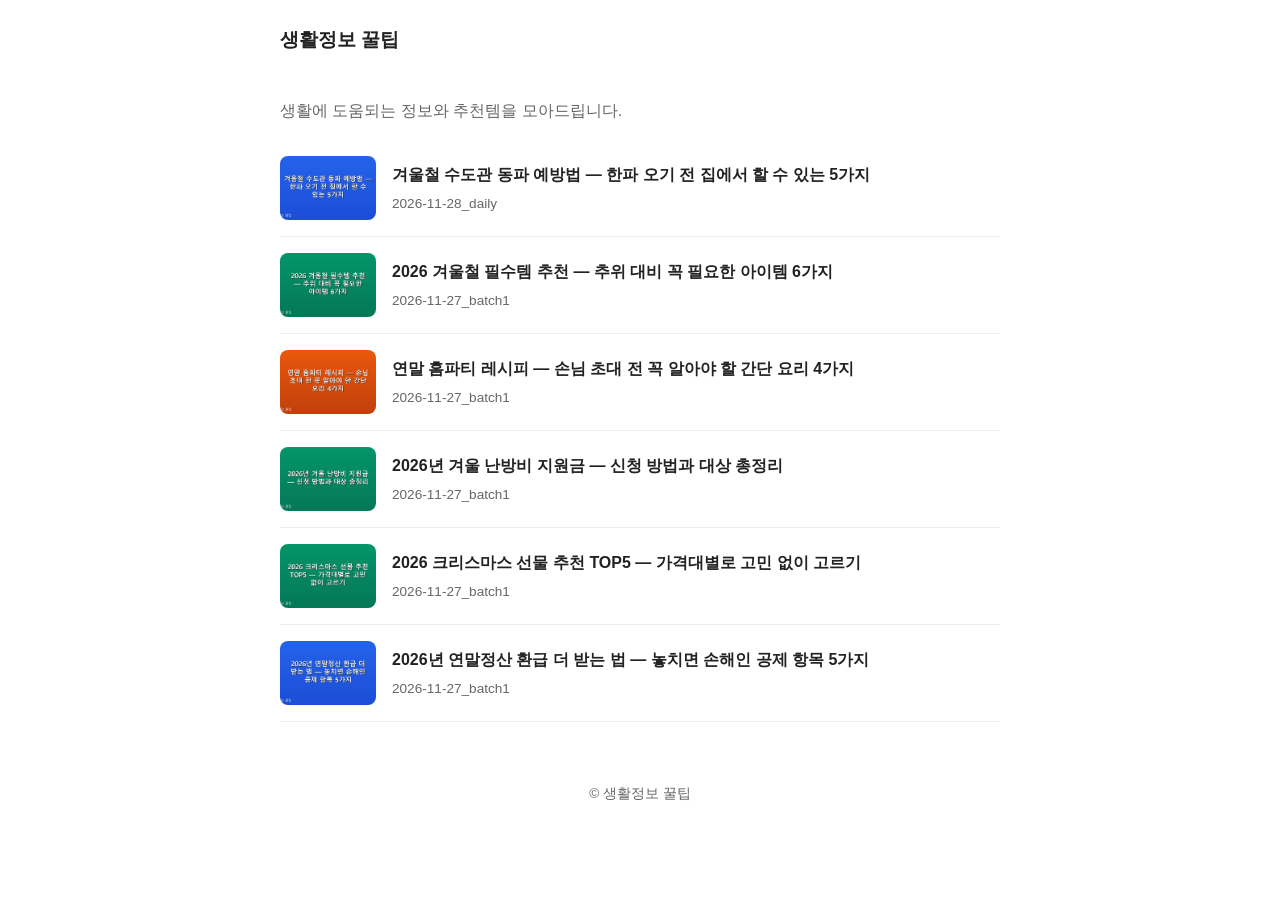
<file: index.html>
<!DOCTYPE html>
<html lang="ko">
<head>
<meta charset="UTF-8">
<meta name="viewport" content="width=device-width, initial-scale=1.0">
<title>생활정보 꿀팁</title>
<meta name="description" content="생활에 도움되는 정보와 추천템을 모아드립니다.">
<meta name="google-site-verification" content="Yy1UbbQQu4Oav9rL7LByselcH0V3KHstxtRUDphT8Bc" />
<link rel="stylesheet" href="style.css">
</head>
<body>
<header class="site-header"><a href="index.html">생활정보 꿀팁</a></header>
<main>
<p class="lead">생활에 도움되는 정보와 추천템을 모아드립니다.</p>
<ul class="post-list">
<li><img class="thumb" src="images/2026-11-28-daily-겨울철-수도관-동파-예방법.jpg" alt=""><div><a href="posts/2026-11-28-daily-겨울철-수도관-동파-예방법.html">겨울철 수도관 동파 예방법 — 한파 오기 전 집에서 할 수 있는 5가지</a><div class="meta">2026-11-28_daily</div></div></li>
<li><img class="thumb" src="images/2026-11-27-batch1-겨울철-필수템-추천.jpg" alt=""><div><a href="posts/2026-11-27-batch1-겨울철-필수템-추천.html">2026 겨울철 필수템 추천 — 추위 대비 꼭 필요한 아이템 6가지</a><div class="meta">2026-11-27_batch1</div></div></li>
<li><img class="thumb" src="images/2026-11-27-batch1-연말모임-홈파티-레시피.jpg" alt=""><div><a href="posts/2026-11-27-batch1-연말모임-홈파티-레시피.html">연말 홈파티 레시피 — 손님 초대 전 꼭 알아야 할 간단 요리 4가지</a><div class="meta">2026-11-27_batch1</div></div></li>
<li><img class="thumb" src="images/2026-11-27-batch1-겨울-난방비-정부지원금.jpg" alt=""><div><a href="posts/2026-11-27-batch1-겨울-난방비-정부지원금.html">2026년 겨울 난방비 지원금 — 신청 방법과 대상 총정리</a><div class="meta">2026-11-27_batch1</div></div></li>
<li><img class="thumb" src="images/2026-11-27-batch1-크리스마스-선물-추천-TOP5.jpg" alt=""><div><a href="posts/2026-11-27-batch1-크리스마스-선물-추천-TOP5.html">2026 크리스마스 선물 추천 TOP5 — 가격대별로 고민 없이 고르기</a><div class="meta">2026-11-27_batch1</div></div></li>
<li><img class="thumb" src="images/2026-11-27-batch1-연말정산-환급-꿀팁.jpg" alt=""><div><a href="posts/2026-11-27-batch1-연말정산-환급-꿀팁.html">2026년 연말정산 환급 더 받는 법 — 놓치면 손해인 공제 항목 5가지</a><div class="meta">2026-11-27_batch1</div></div></li>
</ul>
</main>
<footer>&copy; 생활정보 꿀팁</footer>
</body>
</html>
</file>
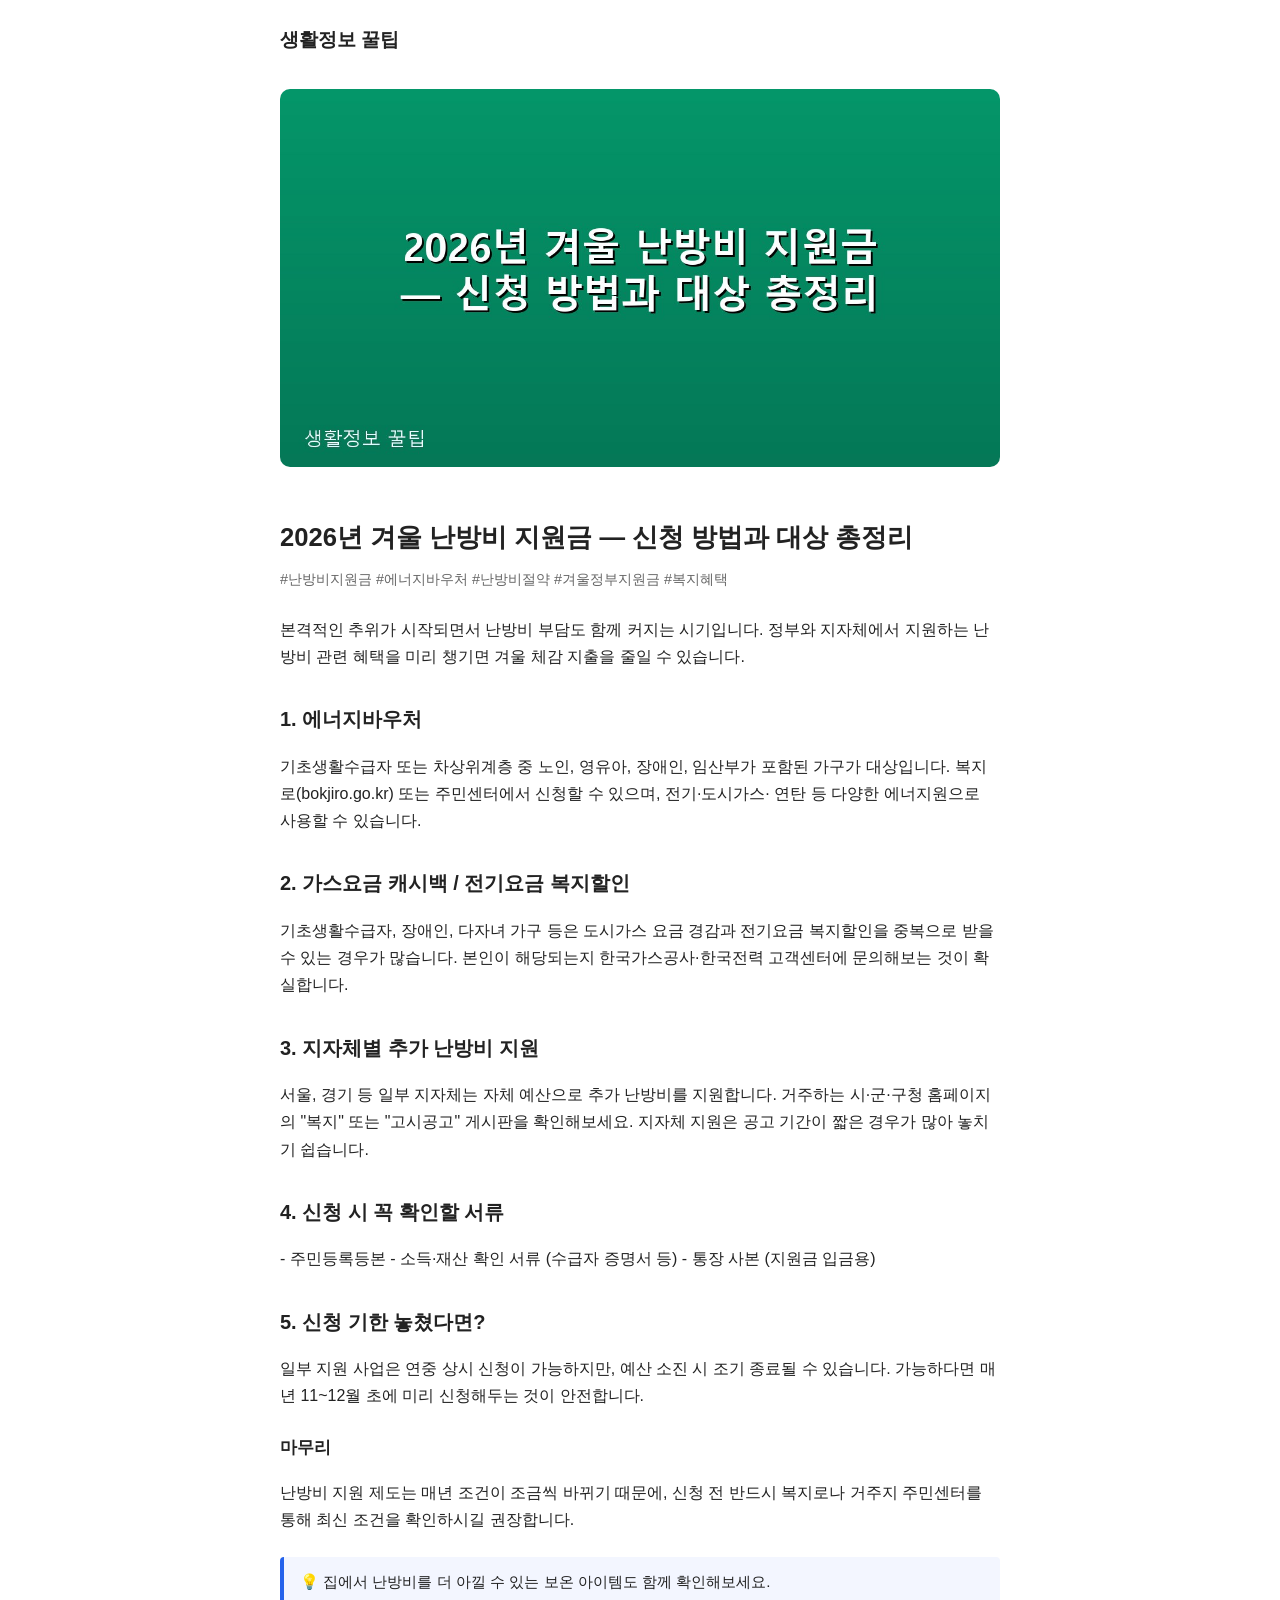
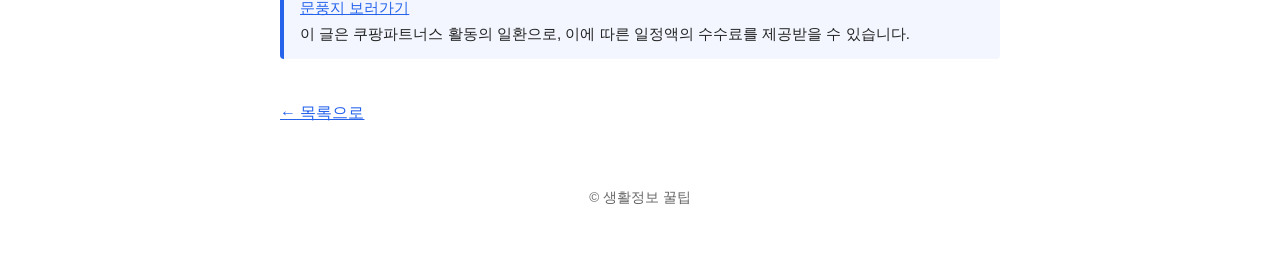
<file: posts/2026-11-27-batch1-겨울-난방비-정부지원금.html>
<!DOCTYPE html>
<html lang="ko">
<head>
<meta charset="UTF-8">
<meta name="viewport" content="width=device-width, initial-scale=1.0">
<title>2026년 겨울 난방비 지원금 — 신청 방법과 대상 총정리 | 생활정보 꿀팁</title>
<meta name="description" content="본격적인 추위가 시작되면서 난방비 부담도 함께 커지는 시기입니다. 정부와 지자체에서 지원하는 난방비 관련 혜택을 미리 챙기면 겨울 체감 지출을 줄일 수 있습니다. 1. 에너지바우처 기초생활수급자 또는 차상위계층 중 ">
<meta property="og:title" content="2026년 겨울 난방비 지원금 — 신청 방법과 대상 총정리">
<meta property="og:description" content="본격적인 추위가 시작되면서 난방비 부담도 함께 커지는 시기입니다. 정부와 지자체에서 지원하는 난방비 관련 혜택을 미리 챙기면 겨울 체감 지출을 줄일 수 있습니다. 1. 에너지바우처 기초생활수급자 또는 차상위계층 중 ">
<meta property="og:type" content="article">
<meta property="og:image" content="https://rltjddn123-creator.github.io/daily-info-blog/images/2026-11-27-batch1-겨울-난방비-정부지원금.jpg">
<link rel="stylesheet" href="../style.css">
</head>
<body>
<header class="site-header"><a href="../index.html">생활정보 꿀팁</a></header>
<main class="post">
<img class="cover" src="../images/2026-11-27-batch1-겨울-난방비-정부지원금.jpg" alt="2026년 겨울 난방비 지원금 — 신청 방법과 대상 총정리">
<h1>2026년 겨울 난방비 지원금 — 신청 방법과 대상 총정리</h1>
<div class="tags"><span>#난방비지원금</span> <span>#에너지바우처</span> <span>#난방비절약</span> <span>#겨울정부지원금</span> <span>#복지혜택</span></div>
<div class="content">
<p>본격적인 추위가 시작되면서 난방비 부담도 함께 커지는 시기입니다. 정부와 지자체에서 지원하는 난방비 관련 혜택을 미리 챙기면 겨울 체감 지출을 줄일 수 있습니다.</p>
<h2>1. 에너지바우처</h2>
<p>기초생활수급자 또는 차상위계층 중 노인, 영유아, 장애인, 임산부가 포함된 가구가 대상입니다. 복지로(bokjiro.go.kr) 또는 주민센터에서 신청할 수 있으며, 전기·도시가스· 연탄 등 다양한 에너지원으로 사용할 수 있습니다.</p>
<h2>2. 가스요금 캐시백 / 전기요금 복지할인</h2>
<p>기초생활수급자, 장애인, 다자녀 가구 등은 도시가스 요금 경감과 전기요금 복지할인을 중복으로 받을 수 있는 경우가 많습니다. 본인이 해당되는지 한국가스공사·한국전력 고객센터에 문의해보는 것이 확실합니다.</p>
<h2>3. 지자체별 추가 난방비 지원</h2>
<p>서울, 경기 등 일부 지자체는 자체 예산으로 추가 난방비를 지원합니다. 거주하는 시·군·구청 홈페이지의 "복지" 또는 "고시공고" 게시판을 확인해보세요. 지자체 지원은 공고 기간이 짧은 경우가 많아 놓치기 쉽습니다.</p>
<h2>4. 신청 시 꼭 확인할 서류</h2>
<p>- 주민등록등본 - 소득·재산 확인 서류 (수급자 증명서 등) - 통장 사본 (지원금 입금용)</p>
<h2>5. 신청 기한 놓쳤다면?</h2>
<p>일부 지원 사업은 연중 상시 신청이 가능하지만, 예산 소진 시 조기 종료될 수 있습니다. 가능하다면 매년 11~12월 초에 미리 신청해두는 것이 안전합니다.</p>
<h3>마무리</h3>
<p>난방비 지원 제도는 매년 조건이 조금씩 바뀌기 때문에, 신청 전 반드시 복지로나 거주지 주민센터를 통해 최신 조건을 확인하시길 권장합니다.</p>
<blockquote>💡 집에서 난방비를 더 아낄 수 있는 보온 아이템도 함께 확인해보세요.<br><a href="https://link.coupang.com/a/i0QD6VWALY" target="_blank" rel="nofollow sponsored noopener">문풍지 보러가기</a><br>이 글은 쿠팡파트너스 활동의 일환으로, 이에 따른 일정액의 수수료를 제공받을 수 있습니다.</blockquote>
</div>
<p class="back"><a href="../index.html">&larr; 목록으로</a></p>
</main>
<footer>&copy; 생활정보 꿀팁</footer>
</body>
</html>
</file>
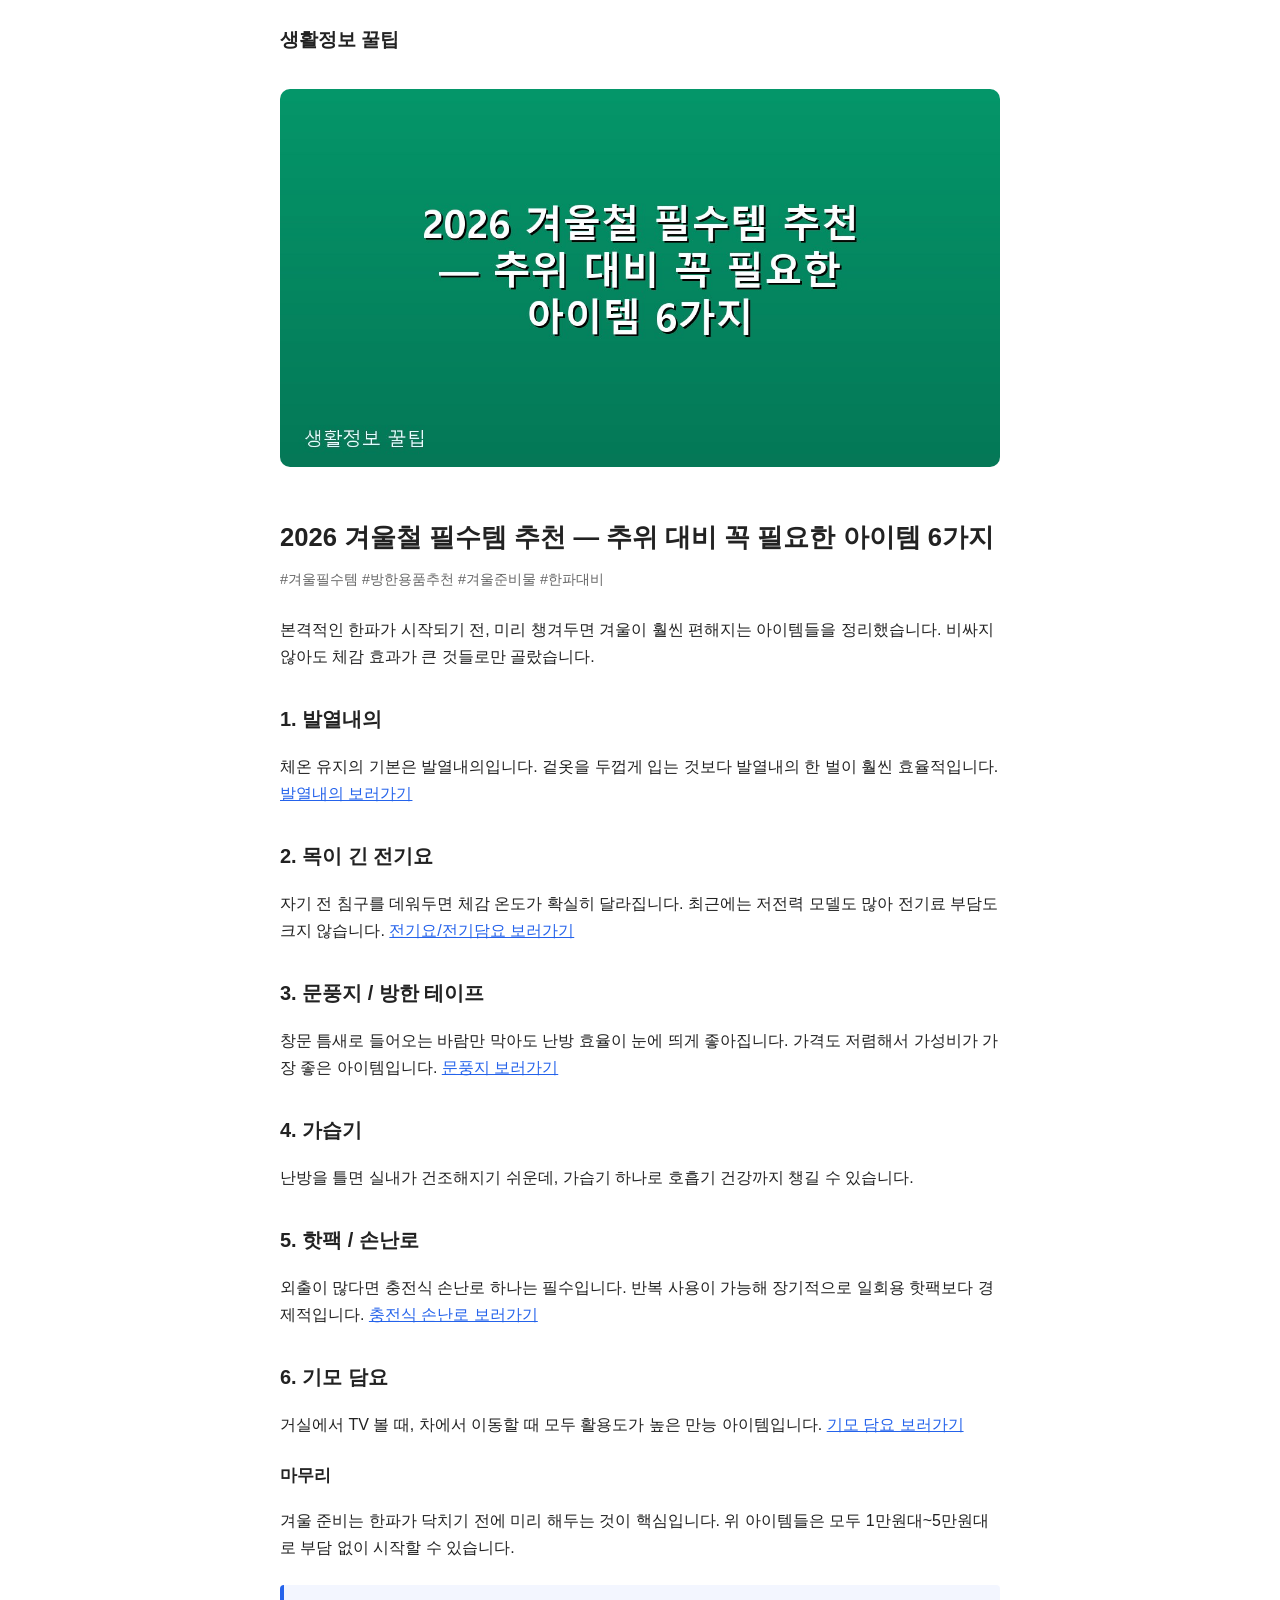
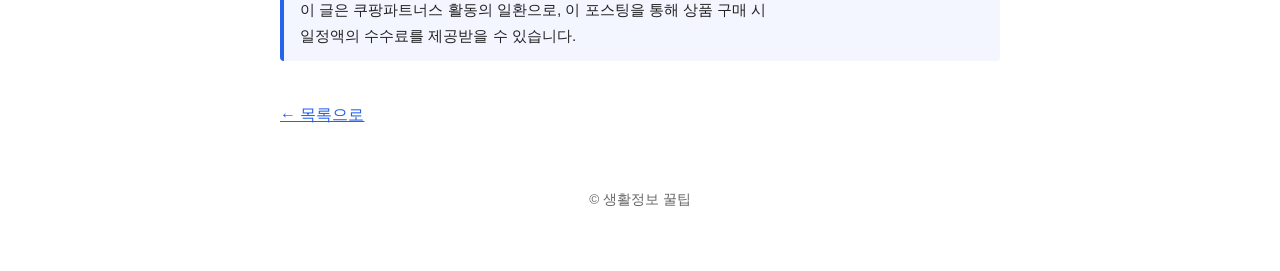
<file: posts/2026-11-27-batch1-겨울철-필수템-추천.html>
<!DOCTYPE html>
<html lang="ko">
<head>
<meta charset="UTF-8">
<meta name="viewport" content="width=device-width, initial-scale=1.0">
<title>2026 겨울철 필수템 추천 — 추위 대비 꼭 필요한 아이템 6가지 | 생활정보 꿀팁</title>
<meta name="description" content="본격적인 한파가 시작되기 전, 미리 챙겨두면 겨울이 훨씬 편해지는 아이템들을 정리했습니다. 비싸지 않아도 체감 효과가 큰 것들로만 골랐습니다. 1. 발열내의 체온 유지의 기본은 발열내의입니다. 겉옷을 두껍게 입는 것">
<meta property="og:title" content="2026 겨울철 필수템 추천 — 추위 대비 꼭 필요한 아이템 6가지">
<meta property="og:description" content="본격적인 한파가 시작되기 전, 미리 챙겨두면 겨울이 훨씬 편해지는 아이템들을 정리했습니다. 비싸지 않아도 체감 효과가 큰 것들로만 골랐습니다. 1. 발열내의 체온 유지의 기본은 발열내의입니다. 겉옷을 두껍게 입는 것">
<meta property="og:type" content="article">
<meta property="og:image" content="https://rltjddn123-creator.github.io/daily-info-blog/images/2026-11-27-batch1-겨울철-필수템-추천.jpg">
<link rel="stylesheet" href="../style.css">
</head>
<body>
<header class="site-header"><a href="../index.html">생활정보 꿀팁</a></header>
<main class="post">
<img class="cover" src="../images/2026-11-27-batch1-겨울철-필수템-추천.jpg" alt="2026 겨울철 필수템 추천 — 추위 대비 꼭 필요한 아이템 6가지">
<h1>2026 겨울철 필수템 추천 — 추위 대비 꼭 필요한 아이템 6가지</h1>
<div class="tags"><span>#겨울필수템</span> <span>#방한용품추천</span> <span>#겨울준비물</span> <span>#한파대비</span></div>
<div class="content">
<p>본격적인 한파가 시작되기 전, 미리 챙겨두면 겨울이 훨씬 편해지는 아이템들을 정리했습니다. 비싸지 않아도 체감 효과가 큰 것들로만 골랐습니다.</p>
<h2>1. 발열내의</h2>
<p>체온 유지의 기본은 발열내의입니다. 겉옷을 두껍게 입는 것보다 발열내의 한 벌이 훨씬 효율적입니다. <a href="https://link.coupang.com/a/i0QGloPZyS" target="_blank" rel="nofollow sponsored noopener">발열내의 보러가기</a></p>
<h2>2. 목이 긴 전기요</h2>
<p>자기 전 침구를 데워두면 체감 온도가 확실히 달라집니다. 최근에는 저전력 모델도 많아 전기료 부담도 크지 않습니다. <a href="https://link.coupang.com/a/i0QC0tMfVk" target="_blank" rel="nofollow sponsored noopener">전기요/전기담요 보러가기</a></p>
<h2>3. 문풍지 / 방한 테이프</h2>
<p>창문 틈새로 들어오는 바람만 막아도 난방 효율이 눈에 띄게 좋아집니다. 가격도 저렴해서 가성비가 가장 좋은 아이템입니다. <a href="https://link.coupang.com/a/i0QD6VWALY" target="_blank" rel="nofollow sponsored noopener">문풍지 보러가기</a></p>
<h2>4. 가습기</h2>
<p>난방을 틀면 실내가 건조해지기 쉬운데, 가습기 하나로 호흡기 건강까지 챙길 수 있습니다.</p>
<h2>5. 핫팩 / 손난로</h2>
<p>외출이 많다면 충전식 손난로 하나는 필수입니다. 반복 사용이 가능해 장기적으로 일회용 핫팩보다 경제적입니다. <a href="https://link.coupang.com/a/i0QGSzlOWj" target="_blank" rel="nofollow sponsored noopener">충전식 손난로 보러가기</a></p>
<h2>6. 기모 담요</h2>
<p>거실에서 TV 볼 때, 차에서 이동할 때 모두 활용도가 높은 만능 아이템입니다. <a href="https://link.coupang.com/a/i0QHwGKJLE" target="_blank" rel="nofollow sponsored noopener">기모 담요 보러가기</a></p>
<h3>마무리</h3>
<p>겨울 준비는 한파가 닥치기 전에 미리 해두는 것이 핵심입니다. 위 아이템들은 모두 1만원대~5만원대로 부담 없이 시작할 수 있습니다.</p>
<blockquote>이 글은 쿠팡파트너스 활동의 일환으로, 이 포스팅을 통해 상품 구매 시<br>일정액의 수수료를 제공받을 수 있습니다.</blockquote>
</div>
<p class="back"><a href="../index.html">&larr; 목록으로</a></p>
</main>
<footer>&copy; 생활정보 꿀팁</footer>
</body>
</html>
</file>
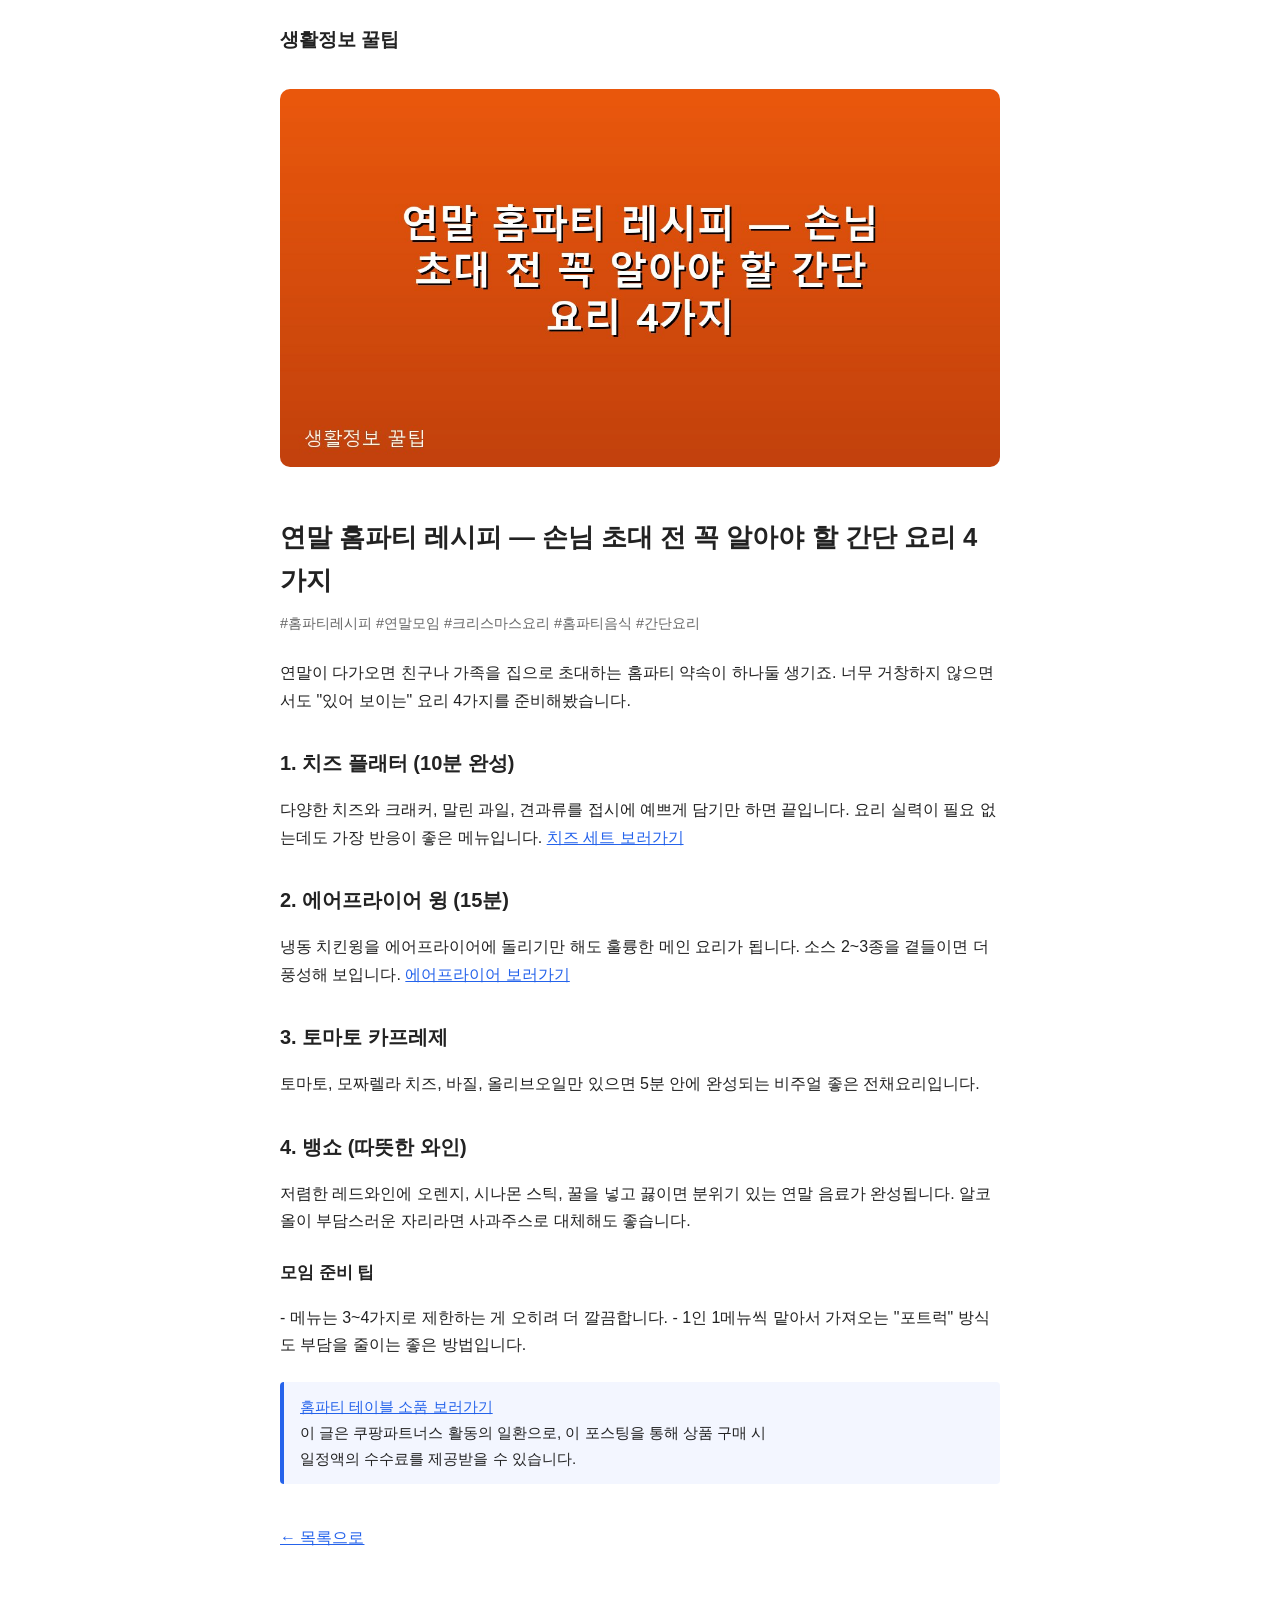
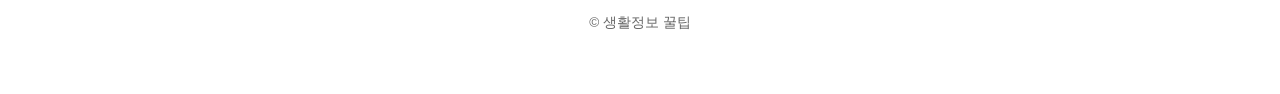
<file: posts/2026-11-27-batch1-연말모임-홈파티-레시피.html>
<!DOCTYPE html>
<html lang="ko">
<head>
<meta charset="UTF-8">
<meta name="viewport" content="width=device-width, initial-scale=1.0">
<title>연말 홈파티 레시피 — 손님 초대 전 꼭 알아야 할 간단 요리 4가지 | 생활정보 꿀팁</title>
<meta name="description" content="연말이 다가오면 친구나 가족을 집으로 초대하는 홈파티 약속이 하나둘 생기죠. 너무 거창하지 않으면서도 &quot;있어 보이는&quot; 요리 4가지를 준비해봤습니다. 1. 치즈 플래터 (10분 완성) 다양한 치즈와 크래커, 말린 과일">
<meta property="og:title" content="연말 홈파티 레시피 — 손님 초대 전 꼭 알아야 할 간단 요리 4가지">
<meta property="og:description" content="연말이 다가오면 친구나 가족을 집으로 초대하는 홈파티 약속이 하나둘 생기죠. 너무 거창하지 않으면서도 &quot;있어 보이는&quot; 요리 4가지를 준비해봤습니다. 1. 치즈 플래터 (10분 완성) 다양한 치즈와 크래커, 말린 과일">
<meta property="og:type" content="article">
<meta property="og:image" content="https://rltjddn123-creator.github.io/daily-info-blog/images/2026-11-27-batch1-연말모임-홈파티-레시피.jpg">
<link rel="stylesheet" href="../style.css">
</head>
<body>
<header class="site-header"><a href="../index.html">생활정보 꿀팁</a></header>
<main class="post">
<img class="cover" src="../images/2026-11-27-batch1-연말모임-홈파티-레시피.jpg" alt="연말 홈파티 레시피 — 손님 초대 전 꼭 알아야 할 간단 요리 4가지">
<h1>연말 홈파티 레시피 — 손님 초대 전 꼭 알아야 할 간단 요리 4가지</h1>
<div class="tags"><span>#홈파티레시피</span> <span>#연말모임</span> <span>#크리스마스요리</span> <span>#홈파티음식</span> <span>#간단요리</span></div>
<div class="content">
<p>연말이 다가오면 친구나 가족을 집으로 초대하는 홈파티 약속이 하나둘 생기죠. 너무 거창하지 않으면서도 "있어 보이는" 요리 4가지를 준비해봤습니다.</p>
<h2>1. 치즈 플래터 (10분 완성)</h2>
<p>다양한 치즈와 크래커, 말린 과일, 견과류를 접시에 예쁘게 담기만 하면 끝입니다. 요리 실력이 필요 없는데도 가장 반응이 좋은 메뉴입니다. <a href="https://link.coupang.com/a/i0QECxWNVs" target="_blank" rel="nofollow sponsored noopener">치즈 세트 보러가기</a></p>
<h2>2. 에어프라이어 윙 (15분)</h2>
<p>냉동 치킨윙을 에어프라이어에 돌리기만 해도 훌륭한 메인 요리가 됩니다. 소스 2~3종을 곁들이면 더 풍성해 보입니다. <a href="https://link.coupang.com/a/i0QFaN4g7U" target="_blank" rel="nofollow sponsored noopener">에어프라이어 보러가기</a></p>
<h2>3. 토마토 카프레제</h2>
<p>토마토, 모짜렐라 치즈, 바질, 올리브오일만 있으면 5분 안에 완성되는 비주얼 좋은 전채요리입니다.</p>
<h2>4. 뱅쇼 (따뜻한 와인)</h2>
<p>저렴한 레드와인에 오렌지, 시나몬 스틱, 꿀을 넣고 끓이면 분위기 있는 연말 음료가 완성됩니다. 알코올이 부담스러운 자리라면 사과주스로 대체해도 좋습니다.</p>
<h3>모임 준비 팁</h3>
<p>- 메뉴는 3~4가지로 제한하는 게 오히려 더 깔끔합니다. - 1인 1메뉴씩 맡아서 가져오는 "포트럭" 방식도 부담을 줄이는 좋은 방법입니다.</p>
<blockquote><a href="https://link.coupang.com/a/i0QFL3REY0" target="_blank" rel="nofollow sponsored noopener">홈파티 테이블 소품 보러가기</a><br>이 글은 쿠팡파트너스 활동의 일환으로, 이 포스팅을 통해 상품 구매 시<br>일정액의 수수료를 제공받을 수 있습니다.</blockquote>
</div>
<p class="back"><a href="../index.html">&larr; 목록으로</a></p>
</main>
<footer>&copy; 생활정보 꿀팁</footer>
</body>
</html>
</file>
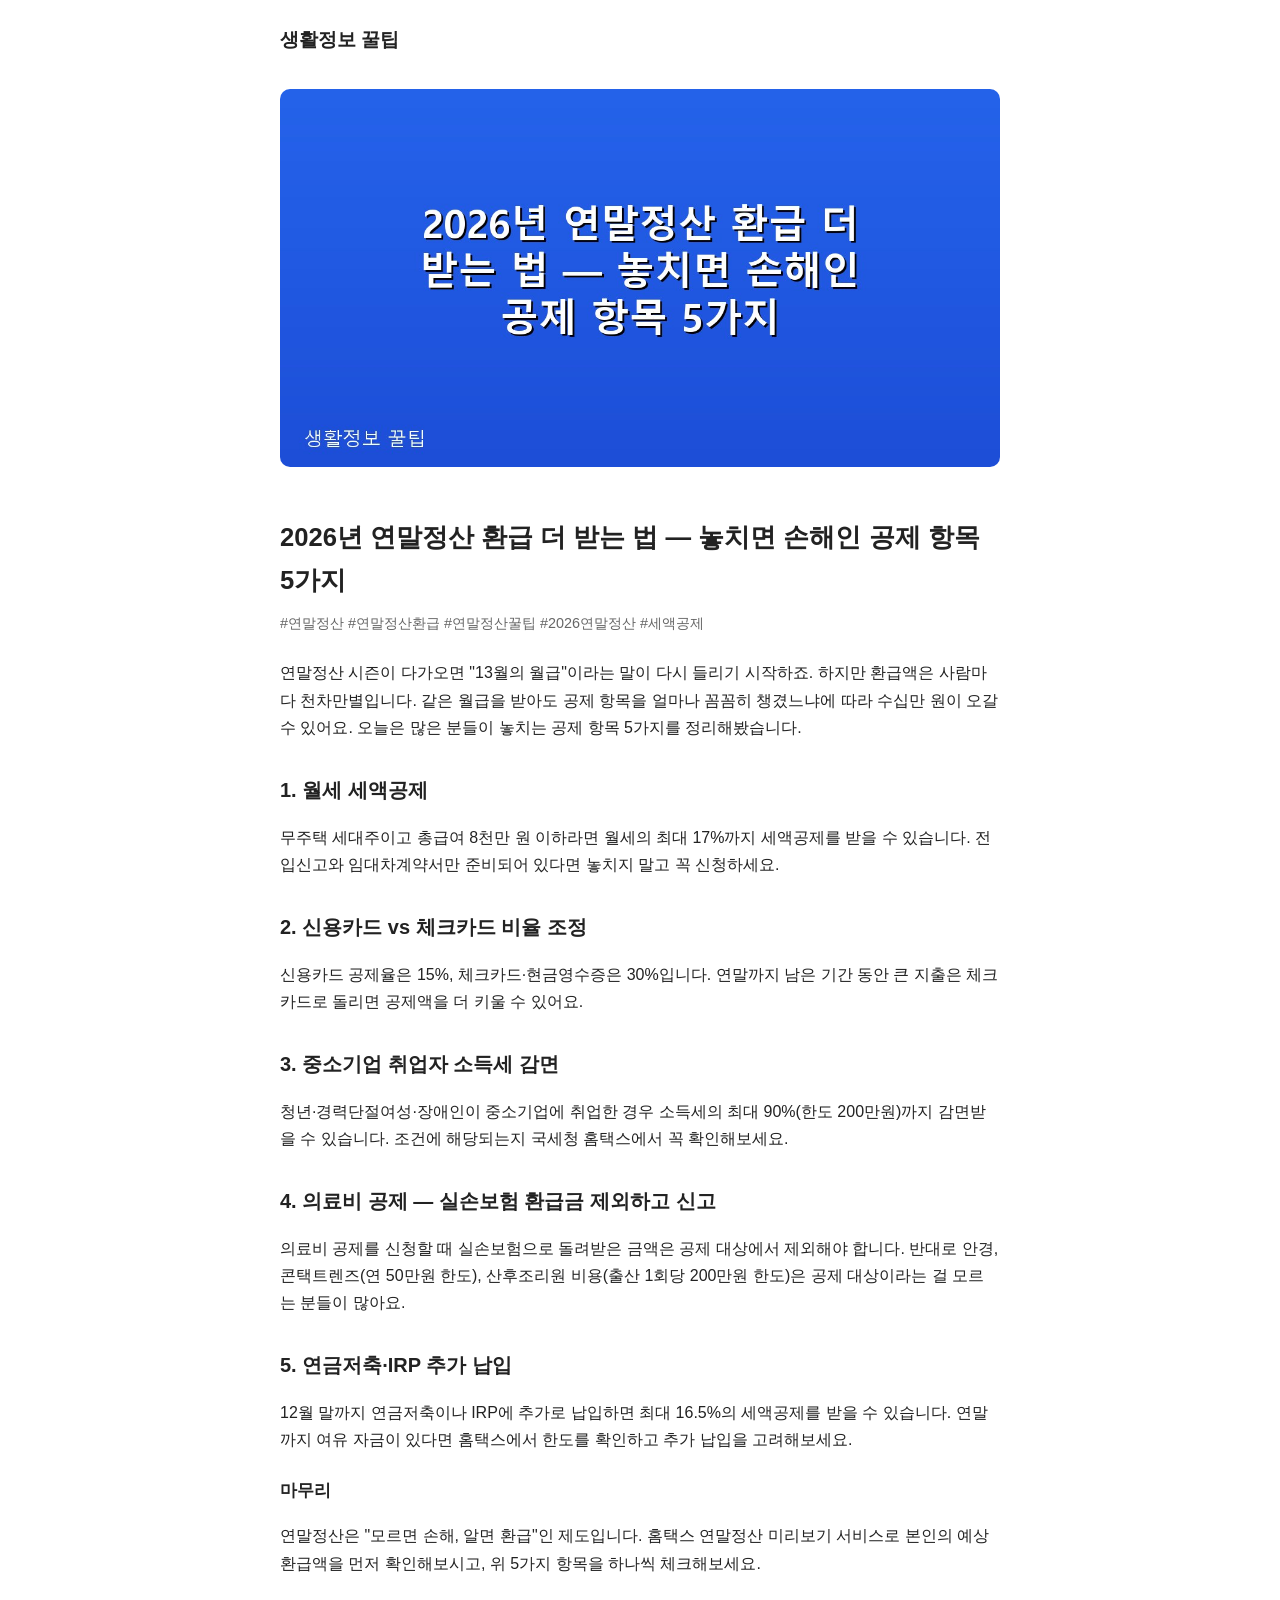
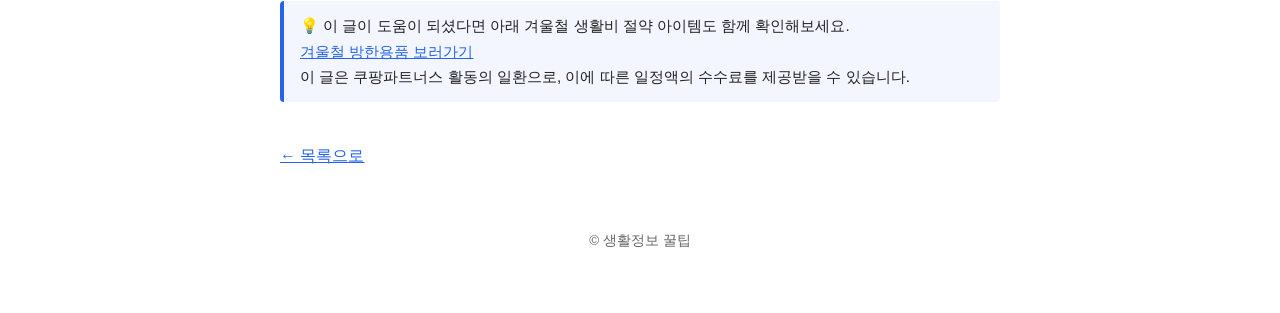
<file: posts/2026-11-27-batch1-연말정산-환급-꿀팁.html>
<!DOCTYPE html>
<html lang="ko">
<head>
<meta charset="UTF-8">
<meta name="viewport" content="width=device-width, initial-scale=1.0">
<title>2026년 연말정산 환급 더 받는 법 — 놓치면 손해인 공제 항목 5가지 | 생활정보 꿀팁</title>
<meta name="description" content="연말정산 시즌이 다가오면 &quot;13월의 월급&quot;이라는 말이 다시 들리기 시작하죠. 하지만 환급액은 사람마다 천차만별입니다. 같은 월급을 받아도 공제 항목을 얼마나 꼼꼼히 챙겼느냐에 따라 수십만 원이 오갈 수 있어요. 오늘">
<meta property="og:title" content="2026년 연말정산 환급 더 받는 법 — 놓치면 손해인 공제 항목 5가지">
<meta property="og:description" content="연말정산 시즌이 다가오면 &quot;13월의 월급&quot;이라는 말이 다시 들리기 시작하죠. 하지만 환급액은 사람마다 천차만별입니다. 같은 월급을 받아도 공제 항목을 얼마나 꼼꼼히 챙겼느냐에 따라 수십만 원이 오갈 수 있어요. 오늘">
<meta property="og:type" content="article">
<meta property="og:image" content="https://rltjddn123-creator.github.io/daily-info-blog/images/2026-11-27-batch1-연말정산-환급-꿀팁.jpg">
<link rel="stylesheet" href="../style.css">
</head>
<body>
<header class="site-header"><a href="../index.html">생활정보 꿀팁</a></header>
<main class="post">
<img class="cover" src="../images/2026-11-27-batch1-연말정산-환급-꿀팁.jpg" alt="2026년 연말정산 환급 더 받는 법 — 놓치면 손해인 공제 항목 5가지">
<h1>2026년 연말정산 환급 더 받는 법 — 놓치면 손해인 공제 항목 5가지</h1>
<div class="tags"><span>#연말정산</span> <span>#연말정산환급</span> <span>#연말정산꿀팁</span> <span>#2026연말정산</span> <span>#세액공제</span></div>
<div class="content">
<p>연말정산 시즌이 다가오면 "13월의 월급"이라는 말이 다시 들리기 시작하죠. 하지만 환급액은 사람마다 천차만별입니다. 같은 월급을 받아도 공제 항목을 얼마나 꼼꼼히 챙겼느냐에 따라 수십만 원이 오갈 수 있어요. 오늘은 많은 분들이 놓치는 공제 항목 5가지를 정리해봤습니다.</p>
<h2>1. 월세 세액공제</h2>
<p>무주택 세대주이고 총급여 8천만 원 이하라면 월세의 최대 17%까지 세액공제를 받을 수 있습니다. 전입신고와 임대차계약서만 준비되어 있다면 놓치지 말고 꼭 신청하세요.</p>
<h2>2. 신용카드 vs 체크카드 비율 조정</h2>
<p>신용카드 공제율은 15%, 체크카드·현금영수증은 30%입니다. 연말까지 남은 기간 동안 큰 지출은 체크카드로 돌리면 공제액을 더 키울 수 있어요.</p>
<h2>3. 중소기업 취업자 소득세 감면</h2>
<p>청년·경력단절여성·장애인이 중소기업에 취업한 경우 소득세의 최대 90%(한도 200만원)까지 감면받을 수 있습니다. 조건에 해당되는지 국세청 홈택스에서 꼭 확인해보세요.</p>
<h2>4. 의료비 공제 — 실손보험 환급금 제외하고 신고</h2>
<p>의료비 공제를 신청할 때 실손보험으로 돌려받은 금액은 공제 대상에서 제외해야 합니다. 반대로 안경, 콘택트렌즈(연 50만원 한도), 산후조리원 비용(출산 1회당 200만원 한도)은 공제 대상이라는 걸 모르는 분들이 많아요.</p>
<h2>5. 연금저축·IRP 추가 납입</h2>
<p>12월 말까지 연금저축이나 IRP에 추가로 납입하면 최대 16.5%의 세액공제를 받을 수 있습니다. 연말까지 여유 자금이 있다면 홈택스에서 한도를 확인하고 추가 납입을 고려해보세요.</p>
<h3>마무리</h3>
<p>연말정산은 "모르면 손해, 알면 환급"인 제도입니다. 홈택스 연말정산 미리보기 서비스로 본인의 예상 환급액을 먼저 확인해보시고, 위 5가지 항목을 하나씩 체크해보세요.</p>
<blockquote>💡 이 글이 도움이 되셨다면 아래 겨울철 생활비 절약 아이템도 함께 확인해보세요.<br><a href="https://link.coupang.com/a/i0QD6VWALY" target="_blank" rel="nofollow sponsored noopener">겨울철 방한용품 보러가기</a><br>이 글은 쿠팡파트너스 활동의 일환으로, 이에 따른 일정액의 수수료를 제공받을 수 있습니다.</blockquote>
</div>
<p class="back"><a href="../index.html">&larr; 목록으로</a></p>
</main>
<footer>&copy; 생활정보 꿀팁</footer>
</body>
</html>
</file>
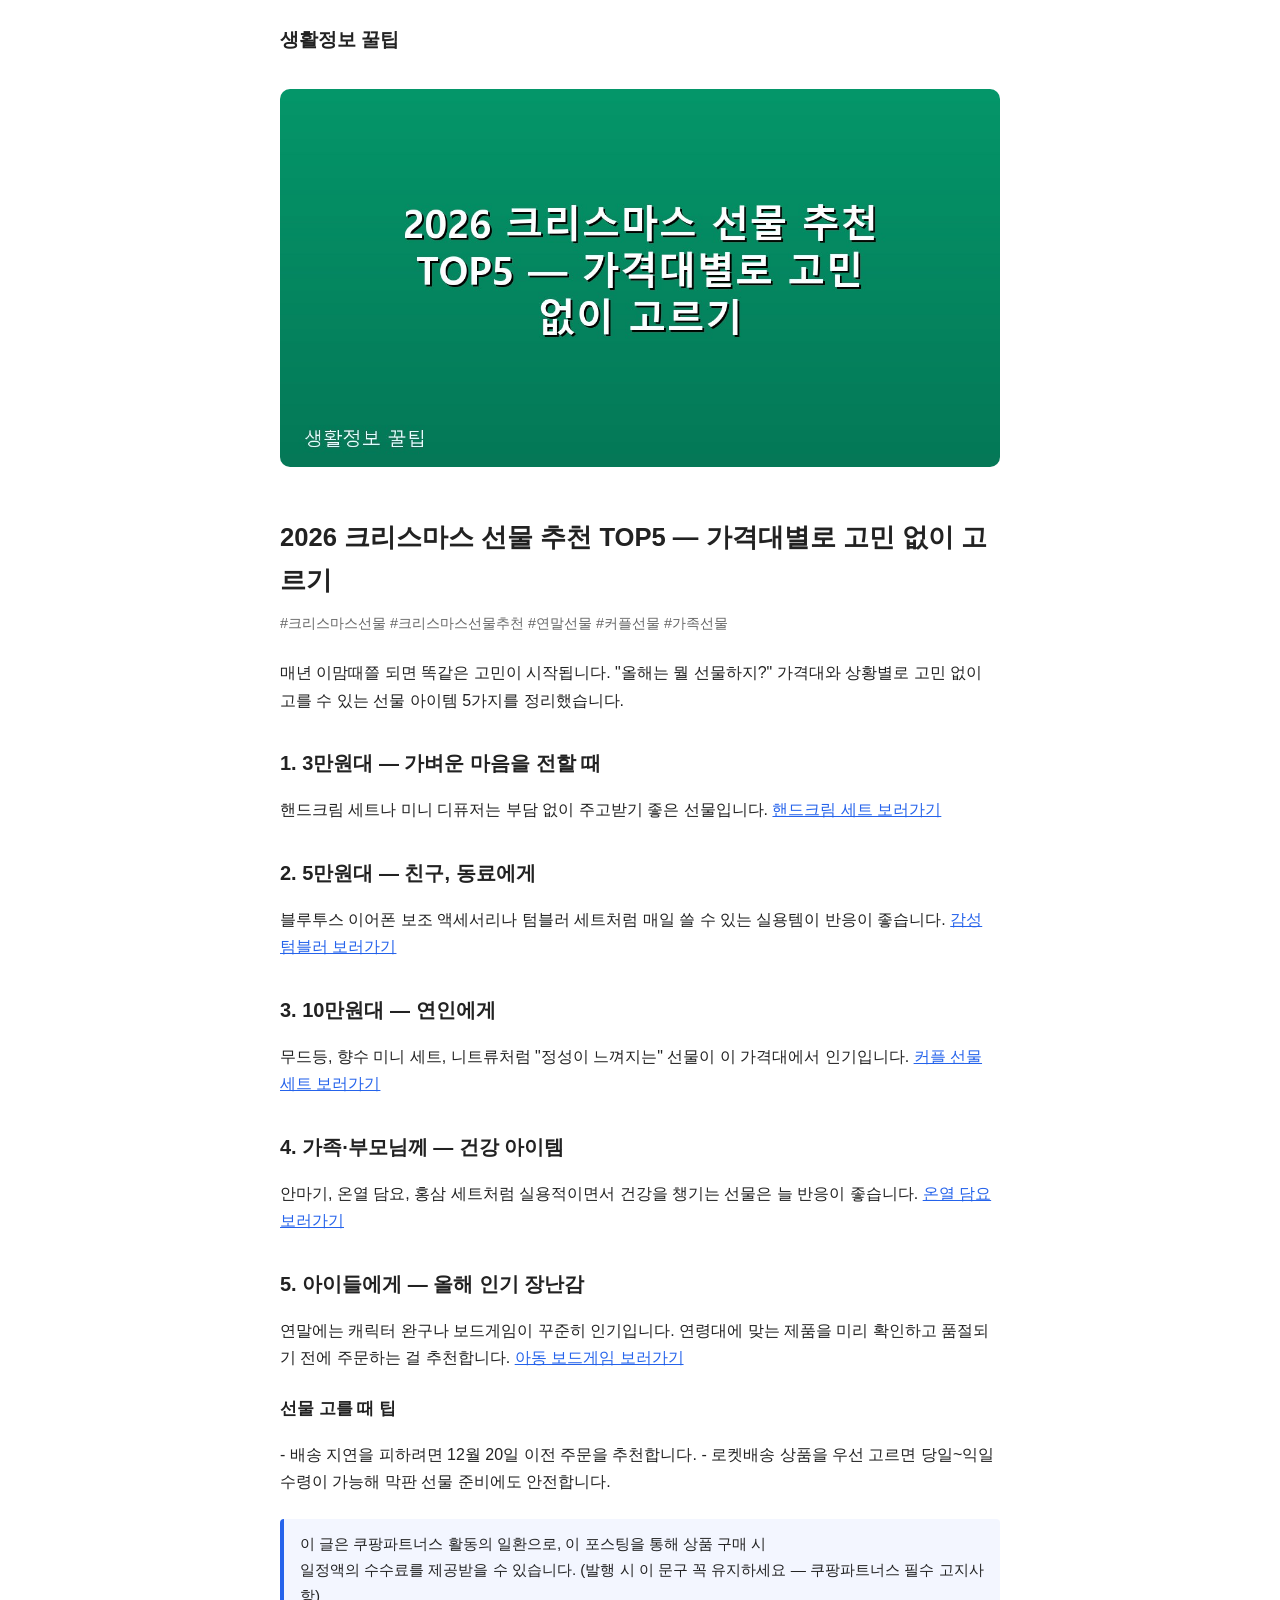
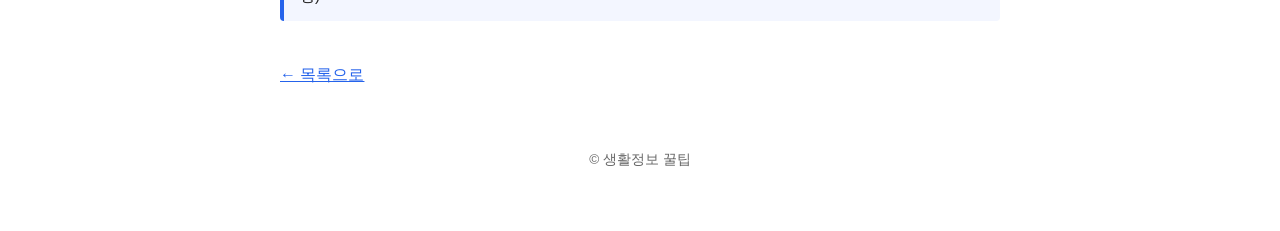
<file: posts/2026-11-27-batch1-크리스마스-선물-추천-TOP5.html>
<!DOCTYPE html>
<html lang="ko">
<head>
<meta charset="UTF-8">
<meta name="viewport" content="width=device-width, initial-scale=1.0">
<title>2026 크리스마스 선물 추천 TOP5 — 가격대별로 고민 없이 고르기 | 생활정보 꿀팁</title>
<meta name="description" content="매년 이맘때쯜 되면 똑같은 고민이 시작됩니다. &quot;올해는 뭘 선물하지?&quot; 가격대와 상황별로 고민 없이 고를 수 있는 선물 아이템 5가지를 정리했습니다. 1. 3만원대 — 가벼운 마음을 전할 때 핸드크림 세트나 미니 디">
<meta property="og:title" content="2026 크리스마스 선물 추천 TOP5 — 가격대별로 고민 없이 고르기">
<meta property="og:description" content="매년 이맘때쯜 되면 똑같은 고민이 시작됩니다. &quot;올해는 뭘 선물하지?&quot; 가격대와 상황별로 고민 없이 고를 수 있는 선물 아이템 5가지를 정리했습니다. 1. 3만원대 — 가벼운 마음을 전할 때 핸드크림 세트나 미니 디">
<meta property="og:type" content="article">
<meta property="og:image" content="https://rltjddn123-creator.github.io/daily-info-blog/images/2026-11-27-batch1-크리스마스-선물-추천-TOP5.jpg">
<link rel="stylesheet" href="../style.css">
</head>
<body>
<header class="site-header"><a href="../index.html">생활정보 꿀팁</a></header>
<main class="post">
<img class="cover" src="../images/2026-11-27-batch1-크리스마스-선물-추천-TOP5.jpg" alt="2026 크리스마스 선물 추천 TOP5 — 가격대별로 고민 없이 고르기">
<h1>2026 크리스마스 선물 추천 TOP5 — 가격대별로 고민 없이 고르기</h1>
<div class="tags"><span>#크리스마스선물</span> <span>#크리스마스선물추천</span> <span>#연말선물</span> <span>#커플선물</span> <span>#가족선물</span></div>
<div class="content">
<p>매년 이맘때쯜 되면 똑같은 고민이 시작됩니다. "올해는 뭘 선물하지?" 가격대와 상황별로 고민 없이 고를 수 있는 선물 아이템 5가지를 정리했습니다.</p>
<h2>1. 3만원대 — 가벼운 마음을 전할 때</h2>
<p>핸드크림 세트나 미니 디퓨저는 부담 없이 주고받기 좋은 선물입니다. <a href="https://link.coupang.com/a/i0QzDYpZ1w" target="_blank" rel="nofollow sponsored noopener">핸드크림 세트 보러가기</a></p>
<h2>2. 5만원대 — 친구, 동료에게</h2>
<p>블루투스 이어폰 보조 액세서리나 텀블러 세트처럼 매일 쓸 수 있는 실용템이 반응이 좋습니다. <a href="https://link.coupang.com/a/i0QBjjf8TI" target="_blank" rel="nofollow sponsored noopener">감성 텀블러 보러가기</a></p>
<h2>3. 10만원대 — 연인에게</h2>
<p>무드등, 향수 미니 세트, 니트류처럼 "정성이 느껴지는" 선물이 이 가격대에서 인기입니다. <a href="https://link.coupang.com/a/i0QB0lbrZk" target="_blank" rel="nofollow sponsored noopener">커플 선물 세트 보러가기</a></p>
<h2>4. 가족·부모님께 — 건강 아이템</h2>
<p>안마기, 온열 담요, 홍삼 세트처럼 실용적이면서 건강을 챙기는 선물은 늘 반응이 좋습니다. <a href="https://link.coupang.com/a/i0QC0tMfVk" target="_blank" rel="nofollow sponsored noopener">온열 담요 보러가기</a></p>
<h2>5. 아이들에게 — 올해 인기 장난감</h2>
<p>연말에는 캐릭터 완구나 보드게임이 꾸준히 인기입니다. 연령대에 맞는 제품을 미리 확인하고 품절되기 전에 주문하는 걸 추천합니다. <a href="https://link.coupang.com/a/i0QDzawUua" target="_blank" rel="nofollow sponsored noopener">아동 보드게임 보러가기</a></p>
<h3>선물 고를 때 팁</h3>
<p>- 배송 지연을 피하려면 12월 20일 이전 주문을 추천합니다. - 로켓배송 상품을 우선 고르면 당일~익일 수령이 가능해 막판 선물 준비에도 안전합니다.</p>
<blockquote>이 글은 쿠팡파트너스 활동의 일환으로, 이 포스팅을 통해 상품 구매 시<br>일정액의 수수료를 제공받을 수 있습니다. (발행 시 이 문구 꼭 유지하세요 — 쿠팡파트너스 필수 고지사항)</blockquote>
</div>
<p class="back"><a href="../index.html">&larr; 목록으로</a></p>
</main>
<footer>&copy; 생활정보 꿀팁</footer>
</body>
</html>
</file>
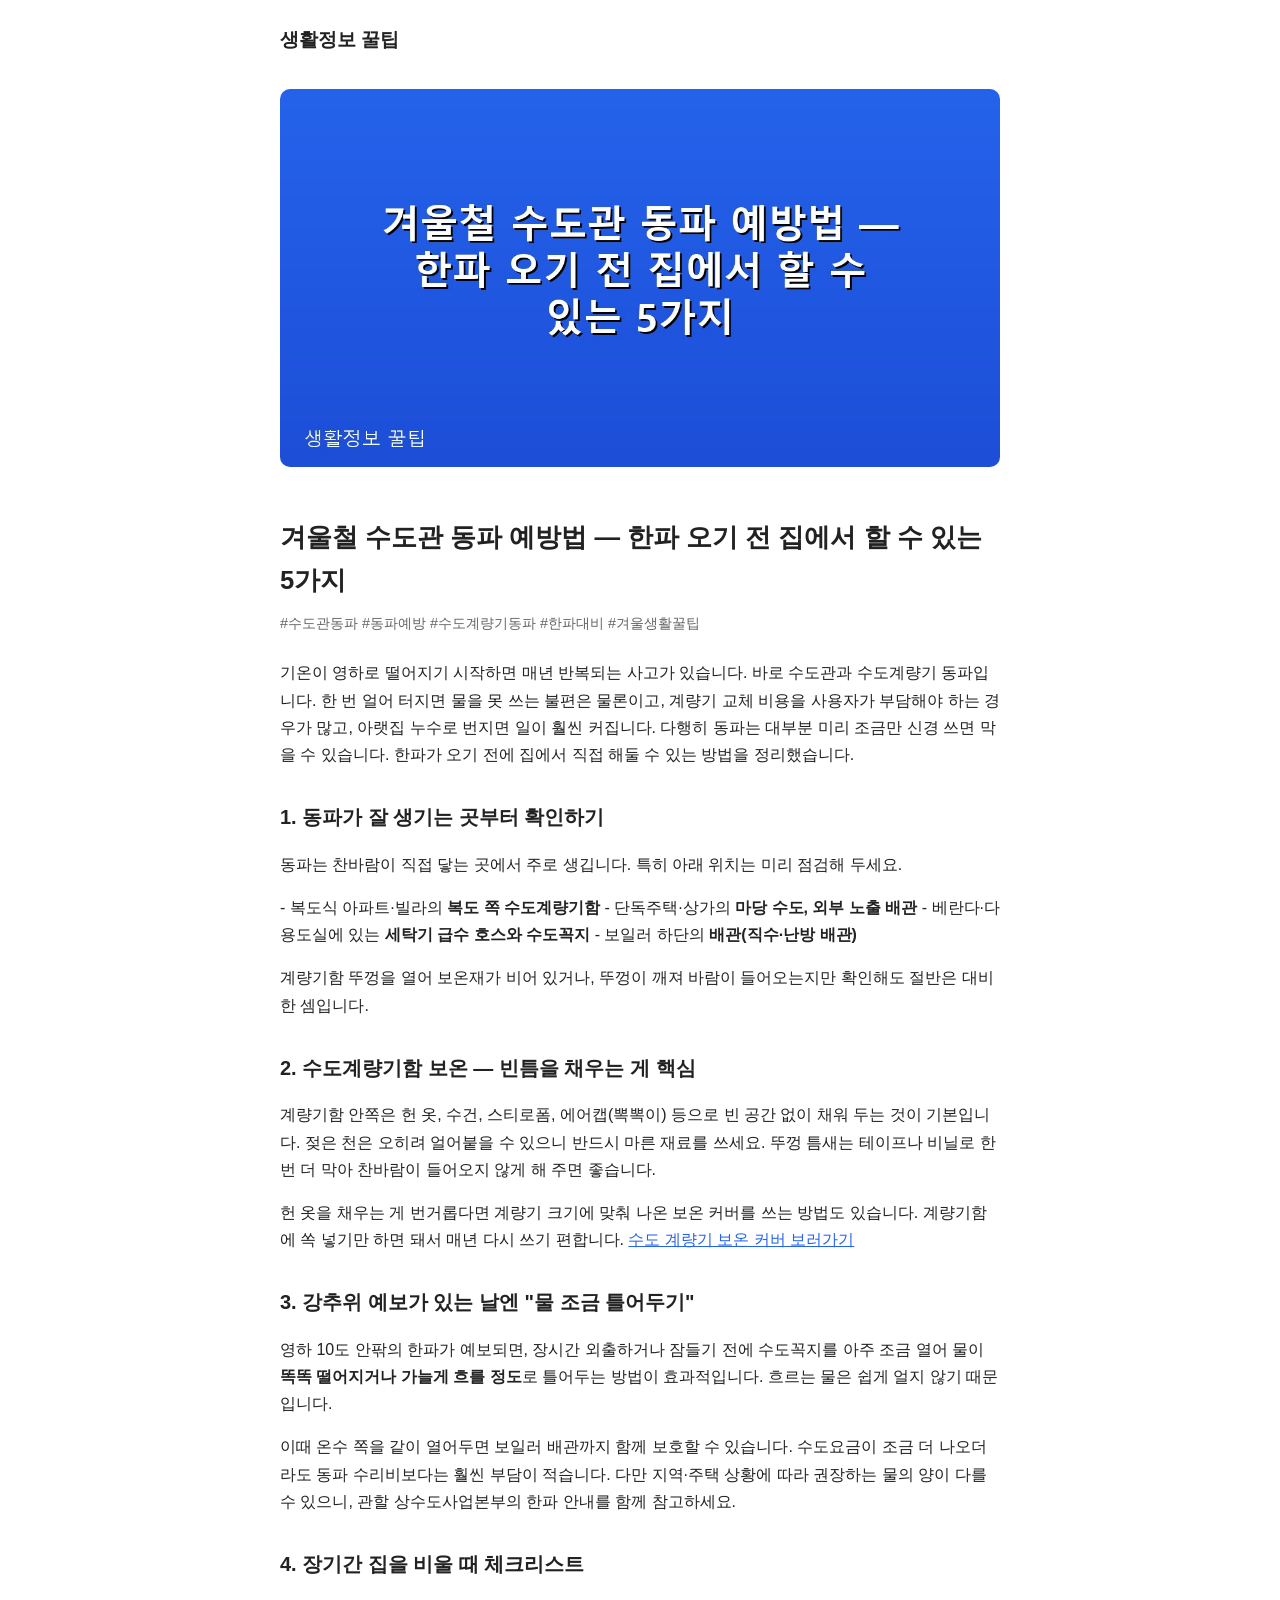
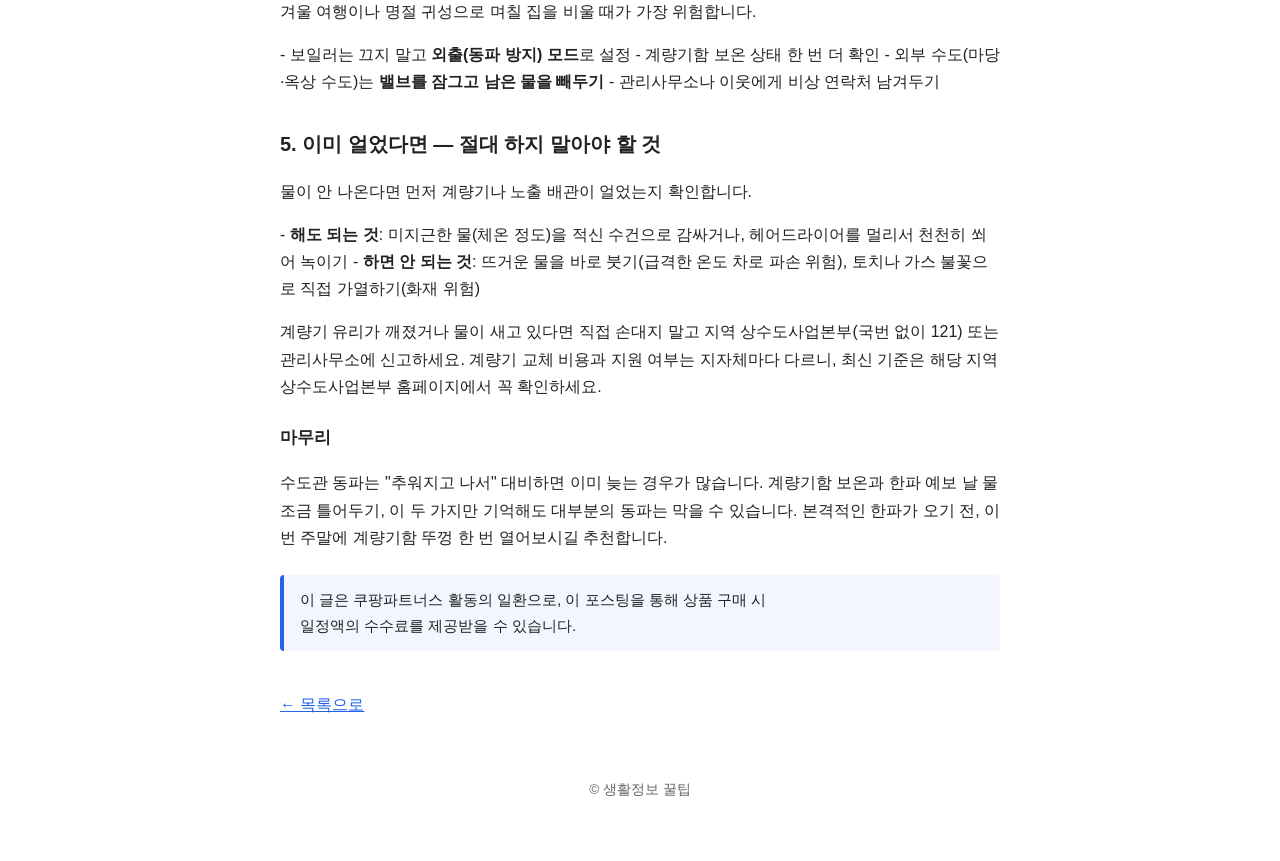
<file: posts/2026-11-28-daily-겨울철-수도관-동파-예방법.html>
<!DOCTYPE html>
<html lang="ko">
<head>
<meta charset="UTF-8">
<meta name="viewport" content="width=device-width, initial-scale=1.0">
<title>겨울철 수도관 동파 예방법 — 한파 오기 전 집에서 할 수 있는 5가지 | 생활정보 꿀팁</title>
<meta name="description" content="기온이 영하로 떨어지기 시작하면 매년 반복되는 사고가 있습니다. 바로 수도관과 수도계량기 동파입니다. 한 번 얼어 터지면 물을 못 쓰는 불편은 물론이고, 계량기 교체 비용을 사용자가 부담해야 하는 경우가 많고, 아랫">
<meta property="og:title" content="겨울철 수도관 동파 예방법 — 한파 오기 전 집에서 할 수 있는 5가지">
<meta property="og:description" content="기온이 영하로 떨어지기 시작하면 매년 반복되는 사고가 있습니다. 바로 수도관과 수도계량기 동파입니다. 한 번 얼어 터지면 물을 못 쓰는 불편은 물론이고, 계량기 교체 비용을 사용자가 부담해야 하는 경우가 많고, 아랫">
<meta property="og:type" content="article">
<meta property="og:image" content="https://rltjddn123-creator.github.io/daily-info-blog/images/2026-11-28-daily-겨울철-수도관-동파-예방법.jpg">
<link rel="stylesheet" href="../style.css">
</head>
<body>
<header class="site-header"><a href="../index.html">생활정보 꿀팁</a></header>
<main class="post">
<img class="cover" src="../images/2026-11-28-daily-겨울철-수도관-동파-예방법.jpg" alt="겨울철 수도관 동파 예방법 — 한파 오기 전 집에서 할 수 있는 5가지">
<h1>겨울철 수도관 동파 예방법 — 한파 오기 전 집에서 할 수 있는 5가지</h1>
<div class="tags"><span>#수도관동파</span> <span>#동파예방</span> <span>#수도계량기동파</span> <span>#한파대비</span> <span>#겨울생활꿀팁</span></div>
<div class="content">
<p>기온이 영하로 떨어지기 시작하면 매년 반복되는 사고가 있습니다. 바로 수도관과 수도계량기 동파입니다. 한 번 얼어 터지면 물을 못 쓰는 불편은 물론이고, 계량기 교체 비용을 사용자가 부담해야 하는 경우가 많고, 아랫집 누수로 번지면 일이 훨씬 커집니다. 다행히 동파는 대부분 미리 조금만 신경 쓰면 막을 수 있습니다. 한파가 오기 전에 집에서 직접 해둘 수 있는 방법을 정리했습니다.</p>
<h2>1. 동파가 잘 생기는 곳부터 확인하기</h2>
<p>동파는 찬바람이 직접 닿는 곳에서 주로 생깁니다. 특히 아래 위치는 미리 점검해 두세요.</p>
<p>- 복도식 아파트·빌라의 <strong>복도 쪽 수도계량기함</strong> - 단독주택·상가의 <strong>마당 수도, 외부 노출 배관</strong> - 베란다·다용도실에 있는 <strong>세탁기 급수 호스와 수도꼭지</strong> - 보일러 하단의 <strong>배관(직수·난방 배관)</strong></p>
<p>계량기함 뚜껑을 열어 보온재가 비어 있거나, 뚜껑이 깨져 바람이 들어오는지만 확인해도 절반은 대비한 셈입니다.</p>
<h2>2. 수도계량기함 보온 — 빈틈을 채우는 게 핵심</h2>
<p>계량기함 안쪽은 헌 옷, 수건, 스티로폼, 에어캡(뽁뽁이) 등으로 빈 공간 없이 채워 두는 것이 기본입니다. 젖은 천은 오히려 얼어붙을 수 있으니 반드시 마른 재료를 쓰세요. 뚜껑 틈새는 테이프나 비닐로 한 번 더 막아 찬바람이 들어오지 않게 해 주면 좋습니다.</p>
<p>헌 옷을 채우는 게 번거롭다면 계량기 크기에 맞춰 나온 보온 커버를 쓰는 방법도 있습니다. 계량기함에 쏙 넣기만 하면 돼서 매년 다시 쓰기 편합니다. <a href="https://link.coupang.com/a/i11CfRQViu" target="_blank" rel="nofollow sponsored noopener">수도 계량기 보온 커버 보러가기</a></p>
<h2>3. 강추위 예보가 있는 날엔 "물 조금 틀어두기"</h2>
<p>영하 10도 안팎의 한파가 예보되면, 장시간 외출하거나 잠들기 전에 수도꼭지를 아주 조금 열어 물이 <strong>똑똑 떨어지거나 가늘게 흐를 정도</strong>로 틀어두는 방법이 효과적입니다. 흐르는 물은 쉽게 얼지 않기 때문입니다.</p>
<p>이때 온수 쪽을 같이 열어두면 보일러 배관까지 함께 보호할 수 있습니다. 수도요금이 조금 더 나오더라도 동파 수리비보다는 훨씬 부담이 적습니다. 다만 지역·주택 상황에 따라 권장하는 물의 양이 다를 수 있으니, 관할 상수도사업본부의 한파 안내를 함께 참고하세요.</p>
<h2>4. 장기간 집을 비울 때 체크리스트</h2>
<p>겨울 여행이나 명절 귀성으로 며칠 집을 비울 때가 가장 위험합니다.</p>
<p>- 보일러는 끄지 말고 <strong>외출(동파 방지) 모드</strong>로 설정 - 계량기함 보온 상태 한 번 더 확인 - 외부 수도(마당·옥상 수도)는 <strong>밸브를 잠그고 남은 물을 빼두기</strong> - 관리사무소나 이웃에게 비상 연락처 남겨두기</p>
<h2>5. 이미 얼었다면 — 절대 하지 말아야 할 것</h2>
<p>물이 안 나온다면 먼저 계량기나 노출 배관이 얼었는지 확인합니다.</p>
<p>- <strong>해도 되는 것</strong>: 미지근한 물(체온 정도)을 적신 수건으로 감싸거나, 헤어드라이어를 멀리서 천천히 쐬어 녹이기 - <strong>하면 안 되는 것</strong>: 뜨거운 물을 바로 붓기(급격한 온도 차로 파손 위험), 토치나 가스 불꽃으로 직접 가열하기(화재 위험)</p>
<p>계량기 유리가 깨졌거나 물이 새고 있다면 직접 손대지 말고 지역 상수도사업본부(국번 없이 121) 또는 관리사무소에 신고하세요. 계량기 교체 비용과 지원 여부는 지자체마다 다르니, 최신 기준은 해당 지역 상수도사업본부 홈페이지에서 꼭 확인하세요.</p>
<h3>마무리</h3>
<p>수도관 동파는 "추워지고 나서" 대비하면 이미 늦는 경우가 많습니다. 계량기함 보온과 한파 예보 날 물 조금 틀어두기, 이 두 가지만 기억해도 대부분의 동파는 막을 수 있습니다. 본격적인 한파가 오기 전, 이번 주말에 계량기함 뚜껑 한 번 열어보시길 추천합니다.</p>
<blockquote>이 글은 쿠팡파트너스 활동의 일환으로, 이 포스팅을 통해 상품 구매 시<br>일정액의 수수료를 제공받을 수 있습니다.</blockquote>
</div>
<p class="back"><a href="../index.html">&larr; 목록으로</a></p>
</main>
<footer>&copy; 생활정보 꿀팁</footer>
</body>
</html>
</file>
<file: style.css>
:root{--fg:#222;--bg:#fff;--accent:#2563eb;--muted:#666;}
*{box-sizing:border-box}
body{font-family:-apple-system,BlinkMacSystemFont,'Apple SD Gothic Neo','Malgun Gothic',sans-serif;max-width:760px;margin:0 auto;padding:0 20px 60px;color:var(--fg);background:var(--bg);line-height:1.7}
.site-header{padding:24px 0;font-weight:700;font-size:1.2rem}
.site-header a{color:var(--fg);text-decoration:none}
h1{font-size:1.6rem;margin-bottom:8px}
h2{font-size:1.25rem;margin-top:32px}
h3{font-size:1.05rem;margin-top:24px}
a{color:var(--accent)}
.tags{color:var(--muted);font-size:.9rem;margin-bottom:24px}
blockquote{background:#f3f6ff;border-left:4px solid var(--accent);margin:24px 0;padding:12px 16px;border-radius:4px;font-size:.95rem}
.post-list{list-style:none;padding:0}
.post-list li{display:flex;gap:16px;align-items:center;padding:16px 0;border-bottom:1px solid #eee}
.post-list .thumb{width:96px;height:64px;object-fit:cover;border-radius:8px;flex-shrink:0}
.post-list a{font-weight:600;text-decoration:none;color:var(--fg)}
.post-list .meta{color:var(--muted);font-size:.85rem;margin-top:4px}
.post .cover{width:100%;aspect-ratio:1200/630;object-fit:cover;border-radius:10px;margin:8px 0 24px}
.lead{color:var(--muted)}
.back{margin-top:40px}
footer{margin-top:60px;color:var(--muted);font-size:.85rem;text-align:center}
</file>
